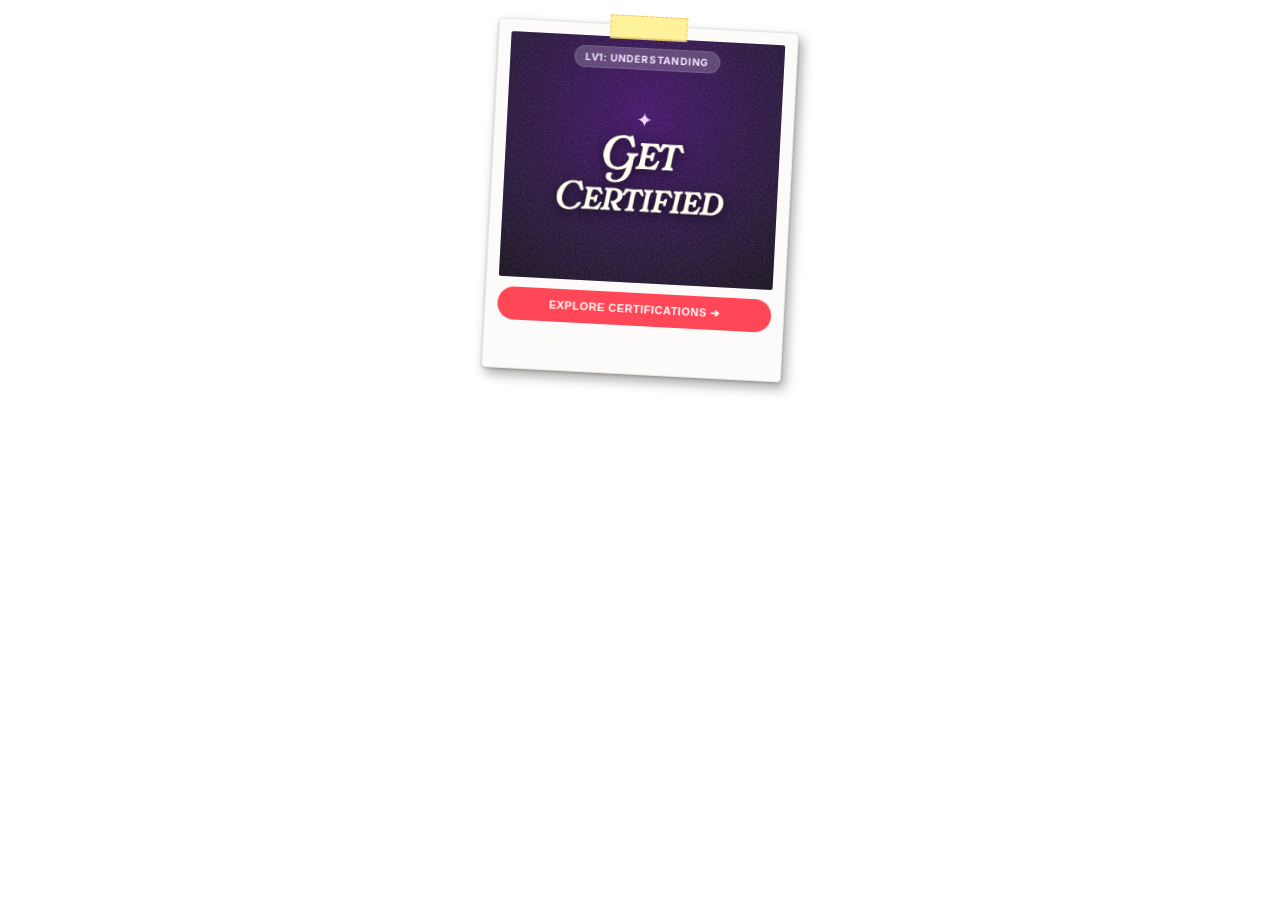
<file: lv1.html>
<!DOCTYPE html>
<html lang="en">
<head>
  <meta charset="UTF-8">
  <meta name="viewport" content="width=device-width, initial-scale=1.0">
  <title>Get Certified Polaroid Widget</title>
  <style>
    @import url('https://fonts.googleapis.com/css2?family=Inter:wght@400;600;700;800&display=swap');

    body, html {
      margin: 0;
      padding: 0;
      background: transparent;
      -webkit-font-smoothing: antialiased;
      -moz-osx-font-smoothing: grayscale;
    }

    .card-container {
      width: 300px;
      height: 350px;
      perspective: 1000px;
      font-family: 'Inter', sans-serif;
      margin: 25px auto;
      background: transparent;
      transform: rotate(3deg);
      transition: transform 0.3s cubic-bezier(0.2, 0.8, 0.2, 1);
    }

    .card-container:hover {
      transform: rotate(3deg);
    }

    .polaroid-card {
      width: 100%;
      height: 100%;
      position: relative;
      transform-style: preserve-3d;
      transition: transform 0.6s cubic-bezier(0.4, 0.2, 0.2, 1);
    }

    .polaroid-card.flipped {
      transform: rotateY(180deg);
    }

    .card-face {
      position: absolute;
      width: 100%;
      height: 100%;
      backface-visibility: hidden;
      -webkit-backface-visibility: hidden;
      background: #fcfbfa;
      border-radius: 4px;
      box-shadow: 4px 6px 12px rgba(0, 0, 0, 0.35), 0 1px 3px rgba(0, 0, 0, 0.2);
      padding: 12px;
      box-sizing: border-box;
      border: 1px solid #eae6df;
      display: flex;
      flex-direction: column;
    }

    /* Disable pointer interactions on front face when flipped */
    .polaroid-card.flipped .card-front {
      pointer-events: none;
    }

    /* Yellow Tape Detail */
    .tape {
      position: absolute;
      top: -10px;
      left: 50%;
      transform: translateX(-50%);
      width: 75px;
      height: 22px;
      background: rgba(254, 240, 138, 0.85);
      border: 1px dashed rgba(217, 119, 6, 0.4);
      z-index: 10;
    }

    /* Front Styles */
    .photo-area {
      width: 100%;
      height: 245px;
      background: radial-gradient(circle at 50% 30%, #3b0764 0%, #1a0b2e 70%, #0d0414 100%);
      position: relative;
      border-radius: 2px;
      display: flex;
      align-items: center;
      justify-content: center;
      overflow: hidden;
    }

    .noise-overlay {
      position: absolute;
      inset: 0;
      width: 100%;
      height: 100%;
      opacity: 0.25;
      background-image: url("data:image/svg+xml,%3Csvg viewBox='0 0 200 200' xmlns='http://www.w3.org/2000/svg'%3E%3Cfilter id='noiseFilter'%3E%3CfeTurbulence type='fractalNoise' baseFrequency='0.8' numOctaves='3' stitchTiles='stitch'/%3E%3C/filter%3E%3Crect width='100%25' height='100%25' filter='url(%23noiseFilter)'/%3E%3C/svg%3E");
      pointer-events: none;
      z-index: 1;
    }

    .badge {
      position: absolute;
      top: 10px;
      background: rgba(255, 255, 255, 0.2);
      color: #f3e8ff;
      padding: 4px 10px;
      border-radius: 20px;
      font-size: 10px;
      font-weight: 700;
      letter-spacing: 0.8px;
      z-index: 2;
      border: 1px solid rgba(255, 255, 255, 0.1);
    }

    .photo-content {
      text-align: center;
      color: #ffffff;
      z-index: 2;
      width: 100%;
      display: flex;
      flex-direction: column;
      align-items: center;
      padding: 0 8px;
      box-sizing: border-box;
    }

    .custom-title-img {
      max-width: 82%;
      height: auto;
      object-fit: contain;
      margin-top: 4px;
      filter: drop-shadow(0 3px 6px rgba(0, 0, 0, 0.7));
      image-rendering: -webkit-optimize-contrast;
    }

    .sparkle {
      font-size: 20px;
      color: #e9d5ff;
    }

    .caption {
      margin-top: 10px;
      display: flex;
      width: 100%;
    }

    .flip-btn {
      width: 100%;
      background: #ff4757;
      color: white;
      border: none;
      padding: 10px 0;
      border-radius: 20px;
      font-weight: 700;
      font-size: 11px;
      letter-spacing: 0.5px;
      cursor: pointer;
      transition: background 0.2s, transform 0.1s;
    }

    .flip-btn:hover {
      background: #e83845;
      transform: translateY(-1px);
    }

    /* Back Styles */
    .card-back {
      transform: rotateY(180deg);
      background: #f7f5f0;
      justify-content: start;
    }

    .back-header {
      display: flex;
      justify-content: space-between;
      align-items: center;
      margin-bottom: 8px;
      padding: 0 2px;
    }

    .step-tag {
      font-size: 12px;
      font-weight: 800;
      color: #ff4757;
      letter-spacing: 1px;
    }

    .close-btn {
      background: none;
      border: none;
      font-size: 18px;
      cursor: pointer;
      color: #666;
      font-weight: 700;
    }

    .links-list {
      display: flex;
      flex-direction: column;
      gap: 8px;
    }

    .link-item {
      display: flex;
      align-items: center;
      padding: 10px 12px;
      background: white;
      border: 1px solid #e2ddd5;
      border-radius: 8px;
      text-decoration: none;
      color: #2b2b2b;
      transition: border-color 0.2s, box-shadow 0.2s;
      position: relative;
      z-index: 5;
    }

    .link-item:hover {
      border-color: #ff4757;
      box-shadow: 0 4px 10px rgba(0,0,0,0.06);
    }

    .icon {
      font-size: 20px;
      margin-right: 12px;
    }

    .link-info {
      display: flex;
      flex-direction: column;
      flex-grow: 1;
    }

    .link-info strong {
      font-size: 14px;
      font-weight: 700;
      line-height: 1.25;
      color: #1a1a1a;
    }

    .link-info small {
      font-size: 12px;
      color: #555;
      margin-top: 2px;
    }

    .arrow {
      color: #888;
      font-size: 16px;
      font-weight: bold;
    }

    .link-item:hover .arrow {
      color: #ff4757;
    }
  </style>
</head>
<body>

  <div class="card-container">
    <div class="polaroid-card">
      
      <!-- Front Side -->
      <div class="card-face card-front">
        <div class="tape"></div>
        <div class="photo-area">
          <div class="noise-overlay"></div>
          <div class="badge">LV1: UNDERSTANDING</div>
          <div class="photo-content">
            <span class="sparkle">✦</span>
            
            <img 
              src="https://gwlasiuk.github.io/airoadtripper_horiz/getcertified.png" 
              alt="Get Certified" 
              class="custom-title-img"
            />
          </div>
        </div>
        <div class="caption">
          <button class="flip-btn" onclick="this.closest('.polaroid-card').classList.toggle('flipped')">
            EXPLORE CERTIFICATIONS ➔
          </button>
        </div>
      </div>

      <!-- Back Side -->
      <div class="card-face card-back">
        <div class="back-header">
          <span class="step-tag">SELECT A CERTIFICATION</span>
          <button class="close-btn" onclick="this.closest('.polaroid-card').classList.remove('flipped')">✕</button>
        </div>
        
        <div class="links-list">
          <a href="https://www.linkedin.com/learning/paths/career-essentials-in-generative-ai-by-microsoft-and-linkedin?u=75196130" target="_blank" class="link-item">
            <span class="icon">💻</span>
            <div class="link-info">
              <strong>Career Essentials in GenAI</strong>
              <small>By Microsoft & LinkedIn</small>
            </div>
            <span class="arrow">→</span>
          </a>

          <a href="https://www.linkedin.com/learning/paths/generative-ai-for-marketing-professional-certificate-by-the-american-marketing-association?u=75196130" target="_blank" class="link-item">
            <span class="icon">📈</span>
            <div class="link-info">
              <strong>GenAI for Marketing</strong>
              <small>By AMA</small>
            </div>
            <span class="arrow">→</span>
          </a>

          <a href="https://www.linkedin.com/learning/paths/essential-skills-in-generative-ai-for-creatives-by-adobe?u=75196130" target="_blank" class="link-item">
            <span class="icon">🎨</span>
            <div class="link-info">
              <strong>GenAI for Creatives</strong>
              <small>By Adobe</small>
            </div>
            <span class="arrow">→</span>
          </a>
        </div>
      </div>

    </div>
  </div>

</body>
</html>
</file>
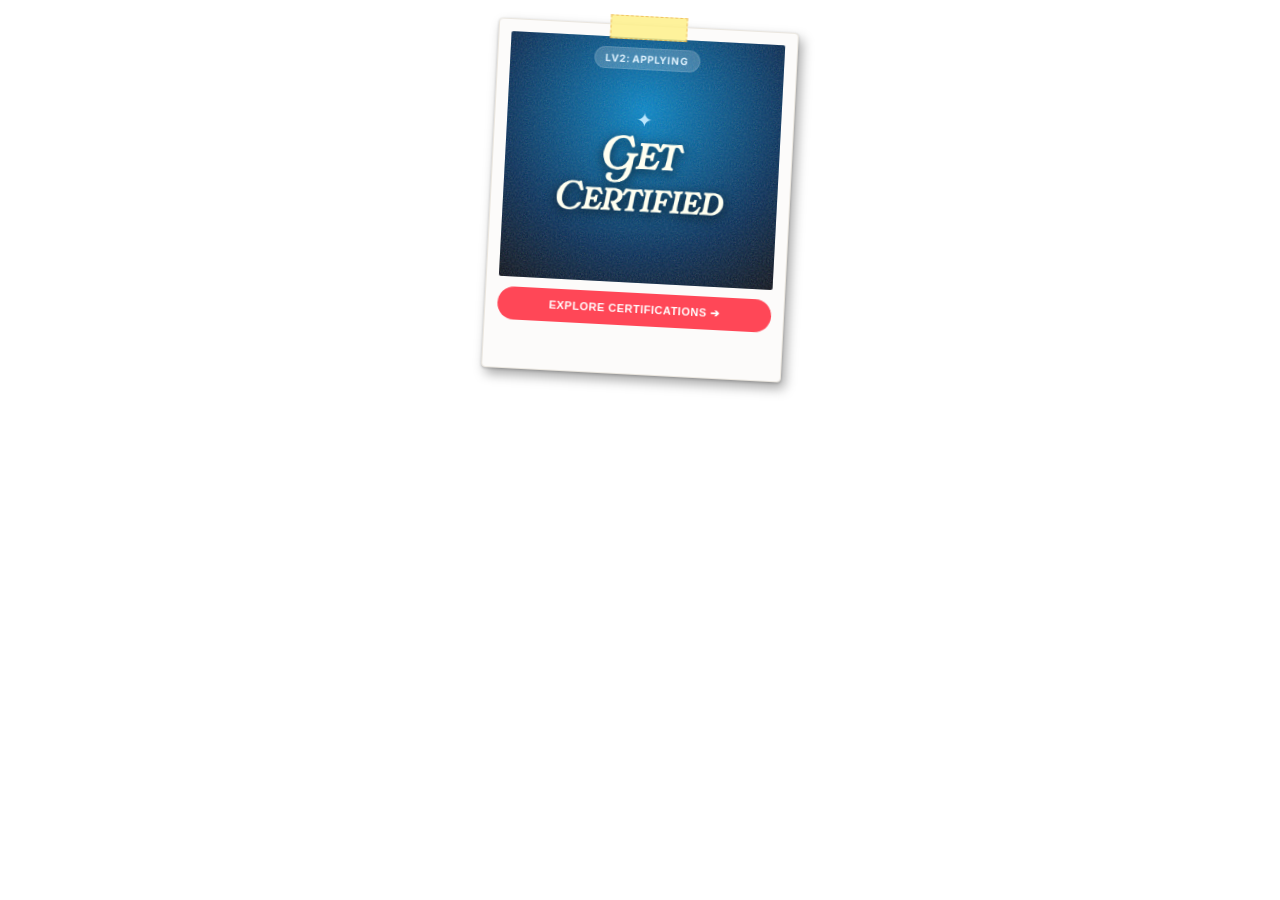
<file: lv2.html>
<!DOCTYPE html>
<html lang="en">
<head>
  <meta charset="UTF-8">
  <meta name="viewport" content="width=device-width, initial-scale=1.0">
  <title>Tier 2 Polaroid Widget</title>
  <style>
    @import url('https://fonts.googleapis.com/css2?family=Inter:wght@400;600;700;800&display=swap');

    body, html {
      margin: 0;
      padding: 0;
      background: transparent;
      -webkit-font-smoothing: antialiased;
      -moz-osx-font-smoothing: grayscale;
    }

    .card-container {
      width: 300px;
      height: 350px;
      perspective: 1000px;
      font-family: 'Inter', sans-serif;
      margin: 25px auto;
      background: transparent;
      transform: rotate(3deg);
      transition: transform 0.3s cubic-bezier(0.2, 0.8, 0.2, 1);
    }

    .card-container:hover {
      transform: rotate(3deg);
    }

    .polaroid-card {
      width: 100%;
      height: 100%;
      position: relative;
      transform-style: preserve-3d;
      transition: transform 0.6s cubic-bezier(0.4, 0.2, 0.2, 1);
    }

    .polaroid-card.flipped {
      transform: rotateY(180deg);
    }

    .card-face {
      position: absolute;
      width: 100%;
      height: 100%;
      backface-visibility: hidden;
      -webkit-backface-visibility: hidden;
      background: #fcfbfa;
      border-radius: 4px;
      box-shadow: 4px 6px 12px rgba(0, 0, 0, 0.35), 0 1px 3px rgba(0, 0, 0, 0.2);
      padding: 12px;
      box-sizing: border-box;
      border: 1px solid #eae6df;
      display: flex;
      flex-direction: column;
    }

    /* Disable pointer interactions on front face when flipped */
    .polaroid-card.flipped .card-front {
      pointer-events: none;
    }

    /* Yellow Tape Detail */
    .tape {
      position: absolute;
      top: -10px;
      left: 50%;
      transform: translateX(-50%);
      width: 75px;
      height: 22px;
      background: rgba(254, 240, 138, 0.85);
      border: 1px dashed rgba(217, 119, 6, 0.4);
      z-index: 10;
    }

    /* Front Styles - Tier 2 Blue Gradient */
    .photo-area {
      width: 100%;
      height: 245px;
      background: radial-gradient(circle at 50% 30%, #0284c7 0%, #032b56 65%, #090d16 100%);
      position: relative;
      border-radius: 2px;
      display: flex;
      align-items: center;
      justify-content: center;
      overflow: hidden;
    }

    /* SVG Noise Grain Texture */
    .noise-overlay {
      position: absolute;
      inset: 0;
      width: 100%;
      height: 100%;
      opacity: 0.25;
      background-image: url("data:image/svg+xml,%3Csvg viewBox='0 0 200 200' xmlns='http://www.w3.org/2000/svg'%3E%3Cfilter id='noiseFilter'%3E%3CfeTurbulence type='fractalNoise' baseFrequency='0.8' numOctaves='3' stitchTiles='stitch'/%3E%3C/filter%3E%3Crect width='100%25' height='100%25' filter='url(%23noiseFilter)'/%3E%3C/svg%3E");
      pointer-events: none;
      z-index: 1;
    }

    .badge {
      position: absolute;
      top: 10px;
      background: rgba(255, 255, 255, 0.2);
      color: #e0f2fe;
      padding: 4px 10px;
      border-radius: 20px;
      font-size: 10px;
      font-weight: 700;
      letter-spacing: 0.8px;
      z-index: 2;
      border: 1px solid rgba(255, 255, 255, 0.1);
    }

    .photo-content {
      text-align: center;
      color: #ffffff;
      z-index: 2;
      width: 100%;
      display: flex;
      flex-direction: column;
      align-items: center;
      padding: 0 8px;
      box-sizing: border-box;
    }

    .custom-title-img {
      max-width: 82%;
      height: auto;
      object-fit: contain;
      margin-top: 4px;
      filter: drop-shadow(0 3px 6px rgba(0, 0, 0, 0.7));
      image-rendering: -webkit-optimize-contrast;
    }

    .sparkle {
      font-size: 20px;
      color: #bae6fd;
    }

    .caption {
      margin-top: 10px;
      display: flex;
      width: 100%;
    }

    .flip-btn {
      width: 100%;
      background: #ff4757;
      color: white;
      border: none;
      padding: 10px 0;
      border-radius: 20px;
      font-weight: 700;
      font-size: 11px;
      letter-spacing: 0.5px;
      cursor: pointer;
      transition: background 0.2s, transform 0.1s;
    }

    .flip-btn:hover {
      background: #e83845;
      transform: translateY(-1px);
    }

    /* Back Styles */
    .card-back {
      transform: rotateY(180deg);
      background: #f7f5f0;
      justify-content: start;
    }

    .back-header {
      display: flex;
      justify-content: space-between;
      align-items: center;
      margin-bottom: 12px;
      padding: 0 2px;
    }

    .step-tag {
      font-size: 12px;
      font-weight: 800;
      color: #ff4757;
      letter-spacing: 1px;
    }

    .close-btn {
      background: none;
      border: none;
      font-size: 18px;
      cursor: pointer;
      color: #666;
      font-weight: 700;
    }

    .links-list {
      display: flex;
      flex-direction: column;
      gap: 12px;
    }

    .link-item {
      display: flex;
      align-items: center;
      padding: 12px 12px;
      background: white;
      border: 1px solid #e2ddd5;
      border-radius: 8px;
      text-decoration: none;
      color: #2b2b2b;
      transition: border-color 0.2s, box-shadow 0.2s;
      position: relative;
      z-index: 5;
    }

    .link-item:hover {
      border-color: #ff4757;
      box-shadow: 0 4px 10px rgba(0,0,0,0.06);
    }

    .icon {
      font-size: 22px;
      margin-right: 12px;
    }

    .link-info {
      display: flex;
      flex-direction: column;
      flex-grow: 1;
    }

    .link-info strong {
      font-size: 14px;
      font-weight: 700;
      line-height: 1.25;
      color: #1a1a1a;
    }

    .link-info small {
      font-size: 12px;
      color: #555;
      margin-top: 2px;
    }

    .arrow {
      color: #888;
      font-size: 16px;
      font-weight: bold;
    }

    .link-item:hover .arrow {
      color: #ff4757;
    }
  </style>
</head>
<body>

  <div class="card-container">
    <div class="polaroid-card">
      
      <div class="card-face card-front">
        <div class="tape"></div>
        <div class="photo-area">
          <div class="noise-overlay"></div>
          <div class="badge">LV2: APPLYING</div>
          <div class="photo-content">
            <span class="sparkle">✦</span>
            
            <img 
              src="https://gwlasiuk.github.io/airoadtripper_horiz/getcertified.png" 
              alt="Get Certified" 
              class="custom-title-img"
            />

          </div>
        </div>
        <div class="caption">
          <button class="flip-btn" onclick="this.closest('.polaroid-card').classList.toggle('flipped')">
            EXPLORE CERTIFICATIONS ➔
          </button>
        </div>
      </div>

      <div class="card-face card-back">
        <div class="back-header">
          <span class="step-tag">SELECT A CERTIFICATION</span>
          <button class="close-btn" onclick="this.closest('.polaroid-card').classList.remove('flipped')">✕</button>
        </div>
        
        <div class="links-list">
          <a href="https://www.linkedin.com/learning/paths/ai-for-organizational-leaders-by-microsoft-and-linkedin?u=75196130" target="_blank" class="link-item">
            <span class="icon">👔</span>
            <div class="link-info">
              <strong>AI for Organizational Leaders</strong>
              <small>By Microsoft & LinkedIn</small>
            </div>
            <span class="arrow">→</span>
          </a>

          <a href="https://www.linkedin.com/learning/paths/career-essentials-in-github-copilot-professional-certificate?u=75196130" target="_blank" class="link-item">
            <span class="icon">🚀</span>
            <div class="link-info">
              <strong>GitHub Copilot Essentials</strong>
              <small>Professional Certificate</small>
            </div>
            <span class="arrow">→</span>
          </a>
        </div>
      </div>

    </div>
  </div>

</body>
</html>
</file>
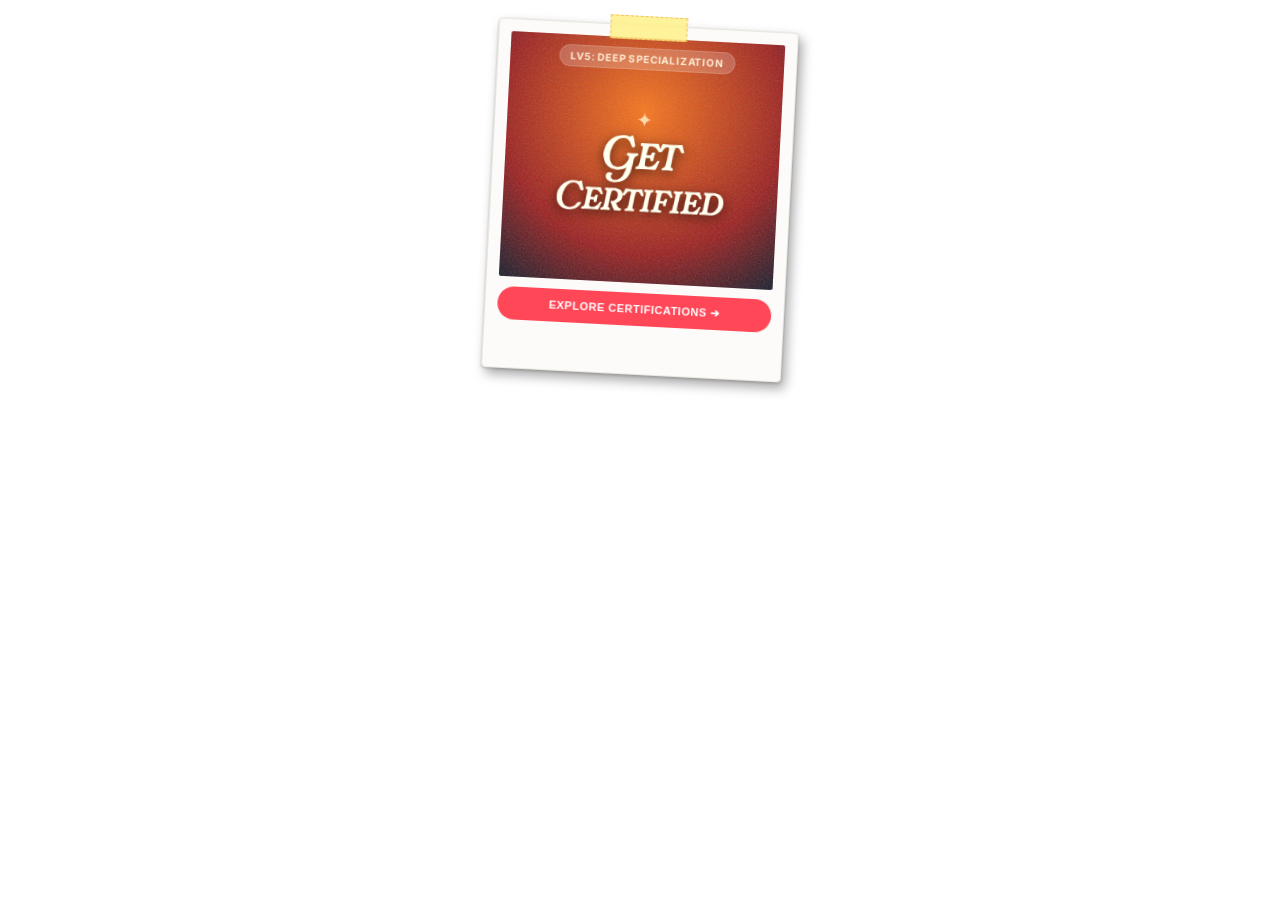
<file: lv5.html>
<!DOCTYPE html>
<html lang="en">
<head>
  <meta charset="UTF-8">
  <meta name="viewport" content="width=device-width, initial-scale=1.0">
  <title>Tier 5 Polaroid Widget</title>
  <style>
    @import url('https://fonts.googleapis.com/css2?family=Inter:wght@400;600;700;800&display=swap');

    body, html {
      margin: 0;
      padding: 0;
      background: transparent;
      -webkit-font-smoothing: antialiased;
      -moz-osx-font-smoothing: grayscale;
    }

    .card-container {
      width: 300px;
      height: 350px;
      perspective: 1000px;
      font-family: 'Inter', sans-serif;
      margin: 25px auto;
      background: transparent;
      transform: rotate(3deg);
      transition: transform 0.3s cubic-bezier(0.2, 0.8, 0.2, 1);
    }

    .card-container:hover {
      transform: rotate(3deg);
    }

    .polaroid-card {
      width: 100%;
      height: 100%;
      position: relative;
      transform-style: preserve-3d;
      transition: transform 0.6s cubic-bezier(0.4, 0.2, 0.2, 1);
    }

    .polaroid-card.flipped {
      transform: rotateY(180deg);
    }

    .card-face {
      position: absolute;
      width: 100%;
      height: 100%;
      backface-visibility: hidden;
      -webkit-backface-visibility: hidden;
      background: #fcfbfa;
      border-radius: 4px;
      box-shadow: 4px 6px 12px rgba(0, 0, 0, 0.35), 0 1px 3px rgba(0, 0, 0, 0.2);
      padding: 12px;
      box-sizing: border-box;
      border: 1px solid #eae6df;
      display: flex;
      flex-direction: column;
    }

    /* Disable pointer interactions on front face when flipped */
    .polaroid-card.flipped .card-front {
      pointer-events: none;
    }

    /* Yellow Tape Detail */
    .tape {
      position: absolute;
      top: -10px;
      left: 50%;
      transform: translateX(-50%);
      width: 75px;
      height: 22px;
      background: rgba(254, 240, 138, 0.85);
      border: 1px dashed rgba(217, 119, 6, 0.4);
      z-index: 10;
    }

    /* Front Styles - Tier 5 Red / Orange Gradient */
    .photo-area {
      width: 100%;
      height: 245px;
      background: radial-gradient(circle at 50% 30%, #f97316 0%, #991b1b 65%, #111827 100%);
      position: relative;
      border-radius: 2px;
      display: flex;
      align-items: center;
      justify-content: center;
      overflow: hidden;
    }

    /* SVG Noise Grain Texture */
    .noise-overlay {
      position: absolute;
      inset: 0;
      width: 100%;
      height: 100%;
      opacity: 0.25;
      background-image: url("data:image/svg+xml,%3Csvg viewBox='0 0 200 200' xmlns='http://www.w3.org/2000/svg'%3E%3Cfilter id='noiseFilter'%3E%3CfeTurbulence type='fractalNoise' baseFrequency='0.8' numOctaves='3' stitchTiles='stitch'/%3E%3C/filter%3E%3Crect width='100%25' height='100%25' filter='url(%23noiseFilter)'/%3E%3C/svg%3E");
      pointer-events: none;
      z-index: 1;
    }

    .badge {
      position: absolute;
      top: 10px;
      background: rgba(255, 255, 255, 0.2);
      color: #ffedd5;
      padding: 4px 10px;
      border-radius: 20px;
      font-size: 10px;
      font-weight: 700;
      letter-spacing: 0.8px;
      z-index: 2;
      border: 1px solid rgba(255, 255, 255, 0.15);
    }

    .photo-content {
      text-align: center;
      color: #ffffff;
      z-index: 2;
      width: 100%;
      display: flex;
      flex-direction: column;
      align-items: center;
      padding: 0 8px;
      box-sizing: border-box;
    }

    .custom-title-img {
      max-width: 82%;
      height: auto;
      object-fit: contain;
      margin-top: 4px;
      filter: drop-shadow(0 3px 6px rgba(0, 0, 0, 0.7));
      image-rendering: -webkit-optimize-contrast;
    }

    .sparkle {
      font-size: 20px;
      color: #fed7aa;
    }

    .caption {
      margin-top: 10px;
      display: flex;
      width: 100%;
    }

    .flip-btn {
      width: 100%;
      background: #ff4757;
      color: white;
      border: none;
      padding: 10px 0;
      border-radius: 20px;
      font-weight: 700;
      font-size: 11px;
      letter-spacing: 0.5px;
      cursor: pointer;
      transition: background 0.2s, transform 0.1s;
    }

    .flip-btn:hover {
      background: #e83845;
      transform: translateY(-1px);
    }

    /* Back Styles */
    .card-back {
      transform: rotateY(180deg);
      background: #f7f5f0;
      justify-content: start;
    }

    .back-header {
      display: flex;
      justify-content: space-between;
      align-items: center;
      margin-bottom: 8px;
      padding: 0 2px;
    }

    .step-tag {
      font-size: 12px;
      font-weight: 800;
      color: #ff4757;
      letter-spacing: 1px;
    }

    .close-btn {
      background: none;
      border: none;
      font-size: 18px;
      cursor: pointer;
      color: #666;
      font-weight: 700;
    }

    .links-list {
      display: flex;
      flex-direction: column;
      gap: 8px;
    }

    .link-item {
      display: flex;
      align-items: center;
      padding: 10px 12px;
      background: white;
      border: 1px solid #e2ddd5;
      border-radius: 8px;
      text-decoration: none;
      color: #2b2b2b;
      transition: border-color 0.2s, box-shadow 0.2s;
      position: relative;
      z-index: 5;
    }

    .link-item:hover {
      border-color: #ff4757;
      box-shadow: 0 4px 10px rgba(0,0,0,0.06);
    }

    .icon {
      font-size: 20px;
      margin-right: 12px;
    }

    .link-info {
      display: flex;
      flex-direction: column;
      flex-grow: 1;
    }

    .link-info strong {
      font-size: 14px;
      font-weight: 700;
      line-height: 1.25;
      color: #1a1a1a;
    }

    .link-info small {
      font-size: 12px;
      color: #555;
      margin-top: 2px;
    }

    .arrow {
      color: #888;
      font-size: 16px;
      font-weight: bold;
    }

    .link-item:hover .arrow {
      color: #ff4757;
    }
  </style>
</head>
<body>

  <div class="card-container">
    <div class="polaroid-card">
      
      <!-- Front Side -->
      <div class="card-face card-front">
        <div class="tape"></div>
        <div class="photo-area">
          <div class="noise-overlay"></div>
          <div class="badge">LV5: DEEP SPECIALIZATION</div>
          <div class="photo-content">
            <span class="sparkle">✦</span>
            
            <!-- Hosted Title PNG -->
            <img 
              src="https://gwlasiuk.github.io/airoadtripper_horiz/getcertified.png" 
              alt="Get Certified" 
              class="custom-title-img"
            />

          </div>
        </div>
        <div class="caption">
          <button class="flip-btn" onclick="this.closest('.polaroid-card').classList.toggle('flipped')">
            EXPLORE CERTIFICATIONS ➔
          </button>
        </div>
      </div>

      <!-- Back Side (3 Links) -->
      <div class="card-face card-back">
        <div class="back-header">
          <span class="step-tag">SELECT A CERTIFICATION</span>
          <button class="close-btn" onclick="this.closest('.polaroid-card').classList.remove('flipped')">✕</button>
        </div>
        
        <div class="links-list">
          <a href="https://www.linkedin.com/learning/paths/develop-your-ai-skills-with-google-gemini-and-google-cloud-platform?u=75196130" target="_blank" class="link-item">
            <span class="icon">☁️</span>
            <div class="link-info">
              <strong>Gemini & Google Cloud AI</strong>
              <small>Developer Skills</small>
            </div>
            <span class="arrow">→</span>
          </a>

          <a href="https://www.linkedin.com/learning/paths/mlops-essentials-for-developers-and-ai-engineers-tools-pipelines-security" target="_blank" class="link-item">
            <span class="icon">⚙️</span>
            <div class="link-info">
              <strong>MLOps Essentials</strong>
              <small>Tools, Pipelines & Security</small>
            </div>
            <span class="arrow">→</span>
          </a>

          <a href="https://www.linkedin.com/learning/paths/prepare-for-the-google-cloud-professional-machine-learning-engineer-certification?u=75196130" target="_blank" class="link-item">
            <span class="icon">🧠</span>
            <div class="link-info">
              <strong>GCP ML Engineer Cert</strong>
              <small>Certification Prep</small>
            </div>
            <span class="arrow">→</span>
          </a>
        </div>
      </div>

    </div>
  </div>

</body>
</html>
</file>
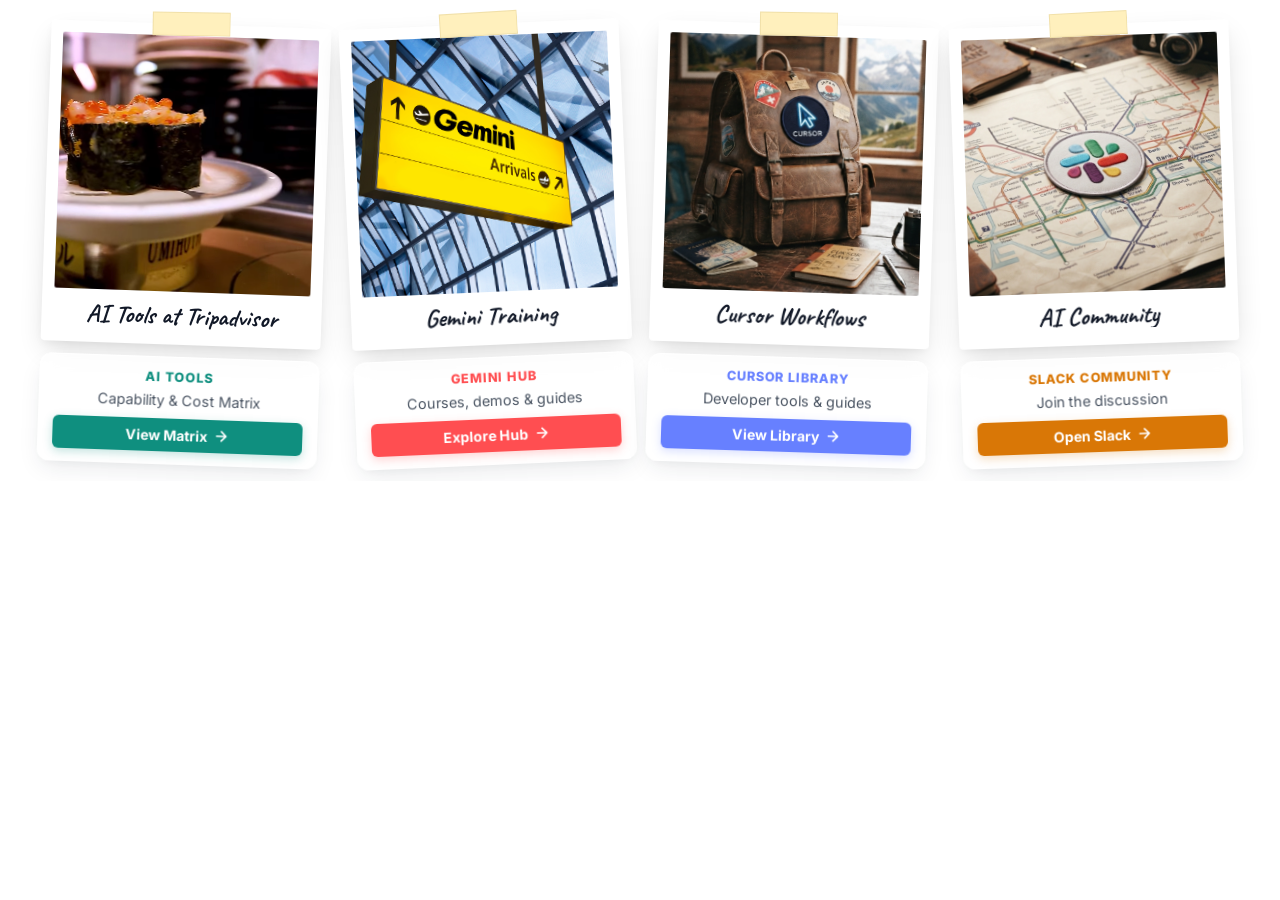
<file: resources.html>
<!DOCTYPE html>
<html lang="en">
<head>
  <meta charset="UTF-8" />
  <meta name="viewport" content="width=device-width, initial-scale=1.0"/>
  <title>AI Training Quick Links - Polaroid Style</title>
  
  <!-- Fonts matching the onboarding scroller theme -->
  <link rel="preconnect" href="https://fonts.googleapis.com">
  <link rel="preconnect" href="https://fonts.gstatic.com" crossorigin>
  <link href="https://fonts.googleapis.com/css2?family=Caveat:wght@600;700&family=Inter:wght@400;500;600;700;800&display=swap" rel="stylesheet">
  
  <style>
    :root {
      /* Shared System Colors & Theme Palette */
      --text-main: #1f2937;
      --text-muted: #4b5563;
      --polaroid-bg: #ffffff;
      
      /* Accent Colors */
      --c-coral: #FF4E51;
      --c-indigo: #6780FF;
      --c-terracotta: #D97706;
      --c-teal: #0F8F7F;

      /* Glassmorphism Accents */
      --glass-bg: rgba(255, 255, 255, 0.75);
      --glass-border: rgba(255, 255, 255, 0.85);
      --glass-shadow: 0 10px 25px -5px rgba(31, 41, 55, 0.1), 0 4px 10px -2px rgba(0, 0, 0, 0.04);
    }

    * {
      box-sizing: border-box;
      margin: 0;
      padding: 0;
    }

    html, body {
      margin: 0 !important;
      padding: 0 !important;
      width: 100%;
      height: auto !important;
      background: transparent !important;
      color: var(--text-main);
      font-family: 'Inter', sans-serif;
      overflow-x: hidden;
      -webkit-font-smoothing: antialiased;
    }

    /* MAIN CONTAINER: Horizontal row layout */
    .polaroid-links-container {
      width: 100%;
      max-width: 1250px;
      margin: 0 auto;
      padding: 24px 12px 16px 12px;
      display: flex;
      flex-direction: row;
      align-items: flex-start;
      justify-content: center;
      gap: 24px;
    }

    /* LINK CARD WRAPPER */
    .polaroid-link-card {
      flex: 1 1 220px;
      max-width: 280px;
      min-width: 190px;
      text-decoration: none;
      color: var(--text-main);
      display: flex;
      flex-direction: column;
      align-items: center;
      position: relative;
      transition: transform 0.4s cubic-bezier(0.34, 1.56, 0.64, 1);
    }

    /* Alternating Natural Tilts */
    .card-matrix { --card-tilt: 2deg; }
    .card-gemini { --card-tilt: -2.5deg; }
    .card-cursor { --card-tilt: 1.8deg; }
    .card-slack  { --card-tilt: -2deg; }

    .polaroid-link-card {
      transform: rotate(var(--card-tilt));
    }

    /* HOVER ANIMATION: Straighten & Lift */
    .polaroid-link-card:hover {
      transform: rotate(0deg) translateY(-8px) scale(1.02);
      z-index: 10;
    }

    .polaroid-frame {
      width: 100%;
      background: var(--polaroid-bg);
      padding: 12px 12px 16px 12px;
      border-radius: 4px;
      box-shadow: 0 12px 28px -5px rgba(0, 0, 0, 0.14), 0 4px 10px -2px rgba(0, 0, 0, 0.05);
      position: relative;
      display: flex;
      flex-direction: column;
      align-items: center;
      transition: box-shadow 0.3s ease;
    }

    .polaroid-link-card:hover .polaroid-frame {
      box-shadow: 0 20px 35px -5px rgba(0, 0, 0, 0.2), 0 8px 15px -3px rgba(0, 0, 0, 0.08);
    }

    /* TAPE STRIP AT TOP */
    .tape-strip {
      position: absolute;
      top: -12px;
      left: 50%;
      width: 78px;
      height: 24px;
      background-color: rgba(255, 238, 180, 0.88);
      border: 1px solid rgba(220, 200, 140, 0.4);
      transform: translateX(-50%) rotate(-1deg);
      backdrop-filter: blur(2px);
      z-index: 6;
      pointer-events: none;
    }

    /* SQUARE PHOTO FRAME */
    .photo-wrapper {
      position: relative;
      width: 100%;
      aspect-ratio: 1 / 1;
      background-color: #e2e8f0;
      overflow: hidden;
      border-radius: 2px;
    }

    /* Shared by <img> and <video> so both fill the square and zoom on hover */
    .photo-img {
      width: 100%;
      height: 100%;
      object-fit: cover;
      display: block;
      transition: transform 0.6s ease;
    }

    .polaroid-link-card:hover .photo-img {
      transform: scale(1.06);
    }

    /* CAPTION & TAGS */
    .polaroid-caption {
      margin-top: 10px;
      font-family: 'Caveat', cursive;
      font-size: 1.55rem;
      font-weight: 700;
      color: #111827;
      text-align: center;
      line-height: 1.1;
      white-space: nowrap;
      overflow: hidden;
      text-overflow: ellipsis;
      width: 100%;
    }

    /* BELOW-CARD FROSTED INFO BOX */
    .card-info-box {
      width: 100%;
      margin-top: 12px;
      background: var(--glass-bg);
      backdrop-filter: blur(10px);
      -webkit-backdrop-filter: blur(10px);
      border: 1px solid var(--glass-border);
      border-radius: 12px;
      padding: 12px 14px;
      text-align: center;
      box-shadow: var(--glass-shadow);
      display: flex;
      flex-direction: column;
      align-items: center;
      gap: 6px;
    }

    .category-tag {
      font-size: 0.8rem;
      font-weight: 800;
      letter-spacing: 0.06em;
      text-transform: uppercase;
    }

    .tag-coral { color: var(--c-coral); }
    .tag-indigo { color: var(--c-indigo); }
    .tag-terracotta { color: var(--c-terracotta); }
    .tag-teal { color: var(--c-teal); }

    .subtitle-text {
      font-size: 0.9rem;
      color: var(--text-muted);
      line-height: 1.35;
      margin-bottom: 2px;
    }

    /* MINI ACTION BUTTON */
    .action-btn {
      display: inline-flex;
      align-items: center;
      justify-content: center;
      gap: 6px;
      padding: 8px 16px;
      color: #ffffff;
      font-size: 0.88rem;
      font-weight: 700;
      border-radius: 6px;
      transition: all 0.25s ease;
      width: 100%;
    }

    .btn-coral { background-color: var(--c-coral); box-shadow: 0 3px 10px rgba(255, 78, 81, 0.25); }
    .btn-indigo { background-color: var(--c-indigo); box-shadow: 0 3px 10px rgba(103, 128, 255, 0.25); }
    .btn-terracotta { background-color: var(--c-terracotta); box-shadow: 0 3px 10px rgba(217, 119, 6, 0.25); }
    .btn-teal { background-color: var(--c-teal); box-shadow: 0 3px 10px rgba(15, 143, 127, 0.25); }

    .polaroid-link-card:hover .action-btn {
      filter: brightness(1.08);
      transform: translateY(-1px);
    }

    .action-btn svg {
      width: 16px;
      height: 16px;
      transition: transform 0.2s ease;
    }

    .polaroid-link-card:hover .action-btn svg {
      transform: translateX(3px);
    }

    /* RESPONSIVE BREAKPOINT: Wrap vertically on mobile/narrow viewports */
    @media (max-width: 720px) {
      .polaroid-links-container {
        flex-direction: column;
        align-items: center;
        gap: 32px;
      }
      .polaroid-link-card {
        width: 100%;
        max-width: 280px;
      }
    }
  </style>
</head>
<body>

  <div class="polaroid-links-container">

    <!-- CARD 0: AI TOOLS CAPABILITY & COST MATRIX (looping video) -->
    <a href="https://tripadvisor.docebosaas.com/learn/course/3177/ai-tools-at-tripadvisor-capability-cost-matrix?generated_by=20048&hash=8ccaebc04b881d4b295c3c50df08a8f9036ff141" target="_blank" class="polaroid-link-card card-matrix">
      <div class="polaroid-frame">
        <div class="tape-strip"></div>
        <div class="photo-wrapper">
          <video class="photo-img" autoplay muted loop playsinline preload="auto" aria-label="AI Tools at Tripadvisor">
            <source src="https://gwlasiuk.github.io/airoadtripper_horiz/sushi_web.mp4" type="video/mp4">
            <source src="https://gwlasiuk.github.io/airoadtripper_horiz/sushi_web.webm" type="video/webm">
          </video>
        </div>
        <div class="polaroid-caption">AI Tools at Tripadvisor</div>
      </div>
      <div class="card-info-box">
        <span class="category-tag tag-teal">AI TOOLS</span>
        <span class="subtitle-text">Capability &amp; Cost Matrix</span>
        <div class="action-btn btn-teal">
          <span>View Matrix</span>
          <svg viewBox="0 0 24 24" fill="none" stroke="currentColor" stroke-width="2.5" stroke-linecap="round" stroke-linejoin="round">
            <path d="M5 12h14M12 5l7 7-7 7"/>
          </svg>
        </div>
      </div>
    </a>
    
    <!-- CARD 1: GEMINI HUB -->
    <a href="https://tripadvisor.docebosaas.com/pages/323/gemini-learning-resource-hub" target="_blank" class="polaroid-link-card card-gemini">
      <div class="polaroid-frame">
        <div class="tape-strip"></div>
        <div class="photo-wrapper">
          <img class="photo-img" src="https://gwlasiuk.github.io/airoadtripper_horiz/geminihub.png" alt="Gemini Training" onerror="this.src='https://placehold.co/300x300/e2e8f0/1f2937?text=Gemini+Hub';" />
        </div>
        <div class="polaroid-caption">Gemini Training</div>
      </div>
      <div class="card-info-box">
        <span class="category-tag tag-coral">GEMINI HUB</span>
        <span class="subtitle-text">Courses, demos & guides</span>
        <div class="action-btn btn-coral">
          <span>Explore Hub</span>
          <svg viewBox="0 0 24 24" fill="none" stroke="currentColor" stroke-width="2.5" stroke-linecap="round" stroke-linejoin="round">
            <path d="M5 12h14M12 5l7 7-7 7"/>
          </svg>
        </div>
      </div>
    </a>

    <!-- CARD 2: CURSOR LIBRARY -->
    <a href="https://tripadvisor.docebosaas.com/pages/342/ai-learning-cursor" target="_blank" class="polaroid-link-card card-cursor">
      <div class="polaroid-frame">
        <div class="tape-strip"></div>
        <div class="photo-wrapper">
          <img class="photo-img" src="https://gwlasiuk.github.io/airoadtripper_horiz/cursorhub.jpg" alt="Cursor Workflows" onerror="this.src='https://placehold.co/300x300/e2e8f0/1f2937?text=Cursor+Library';" />
        </div>
        <div class="polaroid-caption">Cursor Workflows</div>
      </div>
      <div class="card-info-box">
        <span class="category-tag tag-indigo">CURSOR LIBRARY</span>
        <span class="subtitle-text">Developer tools & guides</span>
        <div class="action-btn btn-indigo">
          <span>View Library</span>
          <svg viewBox="0 0 24 24" fill="none" stroke="currentColor" stroke-width="2.5" stroke-linecap="round" stroke-linejoin="round">
            <path d="M5 12h14M12 5l7 7-7 7"/>
          </svg>
        </div>
      </div>
    </a>

    <!-- CARD 3: SLACK COMMUNITY -->
    <a href="https://tripadvisor.enterprise.slack.com/archives/C0985DR1TV2" target="_blank" class="polaroid-link-card card-slack">
      <div class="polaroid-frame">
        <div class="tape-strip"></div>
        <div class="photo-wrapper">
          <img class="photo-img" src="https://gwlasiuk.github.io/airoadtripper_horiz/slackconnect.jpg" alt="AI Community" onerror="this.src='https://placehold.co/300x300/e2e8f0/1f2937?text=Slack+Channel';" />
        </div>
        <div class="polaroid-caption">AI Community</div>
      </div>
      <div class="card-info-box">
        <span class="category-tag tag-terracotta">SLACK COMMUNITY</span>
        <span class="subtitle-text">Join the discussion</span>
        <div class="action-btn btn-terracotta">
          <span>Open Slack</span>
          <svg viewBox="0 0 24 24" fill="none" stroke="currentColor" stroke-width="2.5" stroke-linecap="round" stroke-linejoin="round">
            <path d="M5 12h14M12 5l7 7-7 7"/>
          </svg>
        </div>
      </div>
    </a>

  </div>

</body>
</html>
</file>
